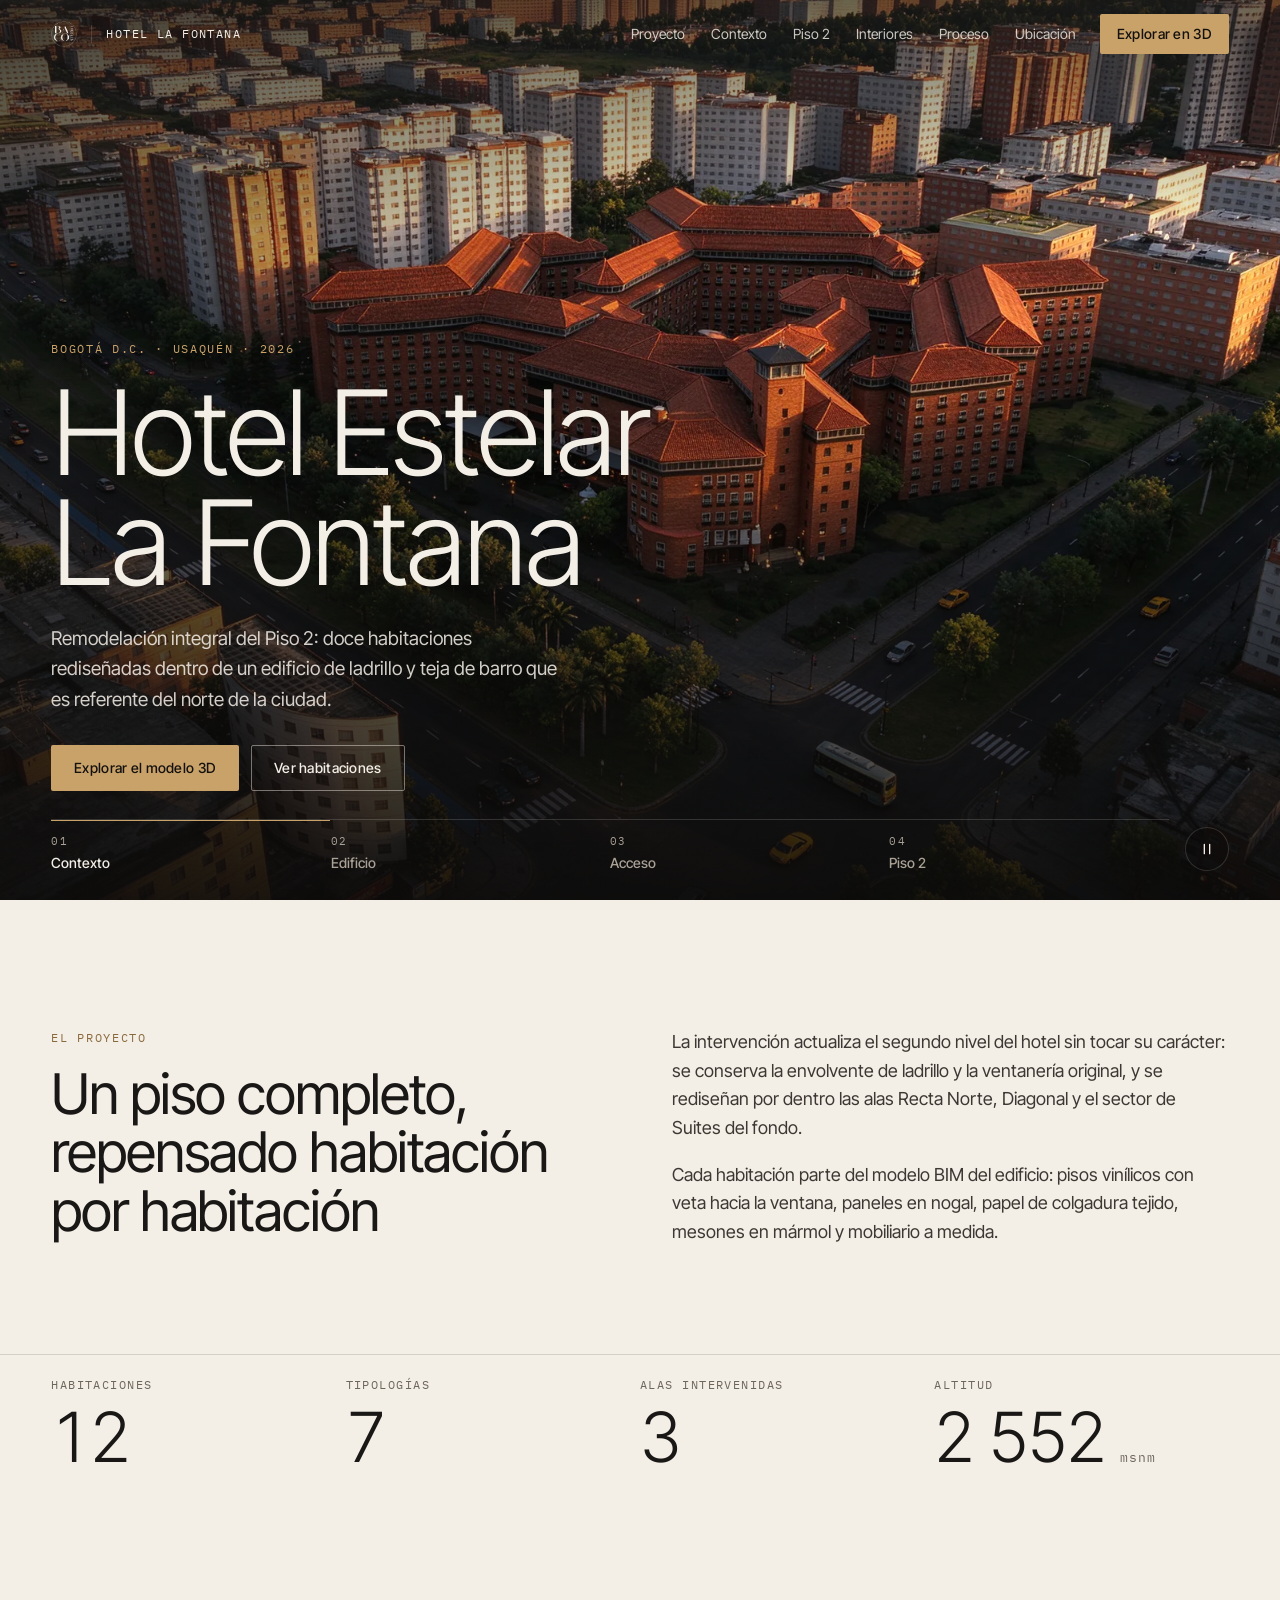
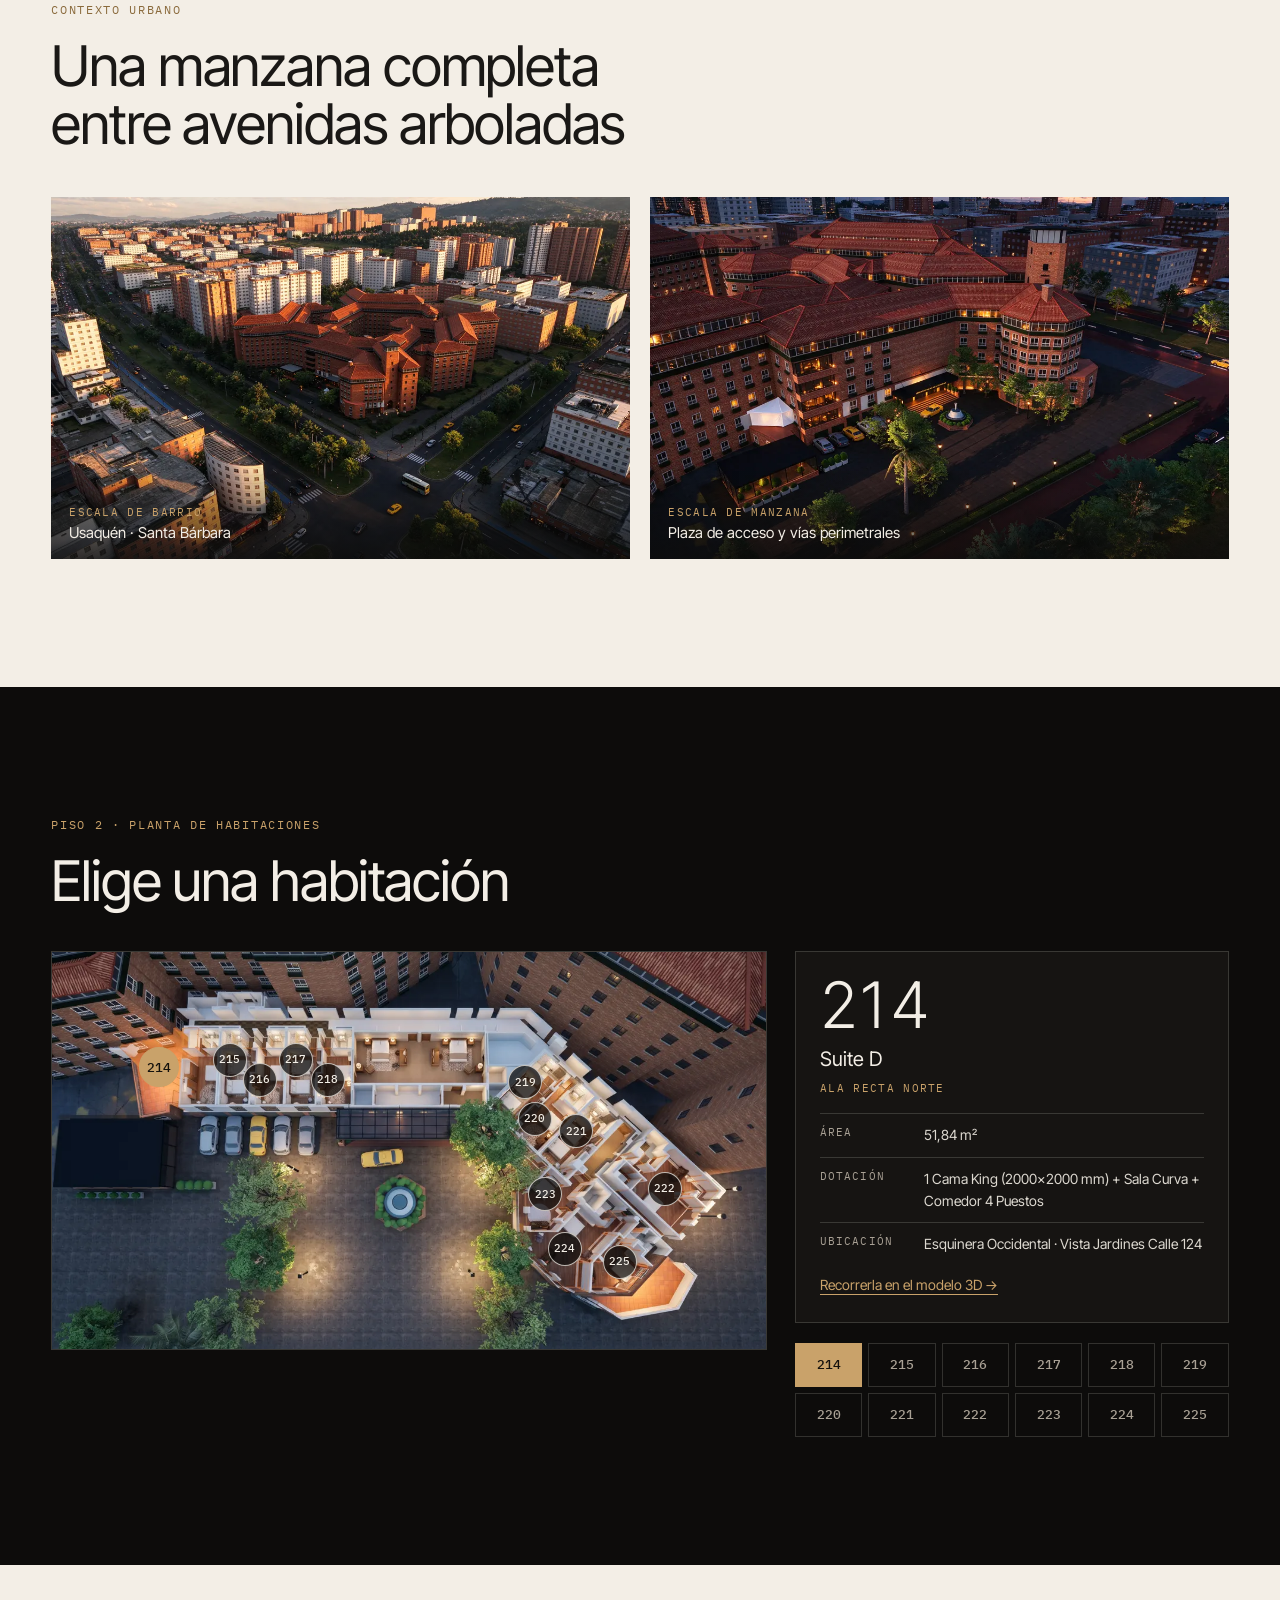
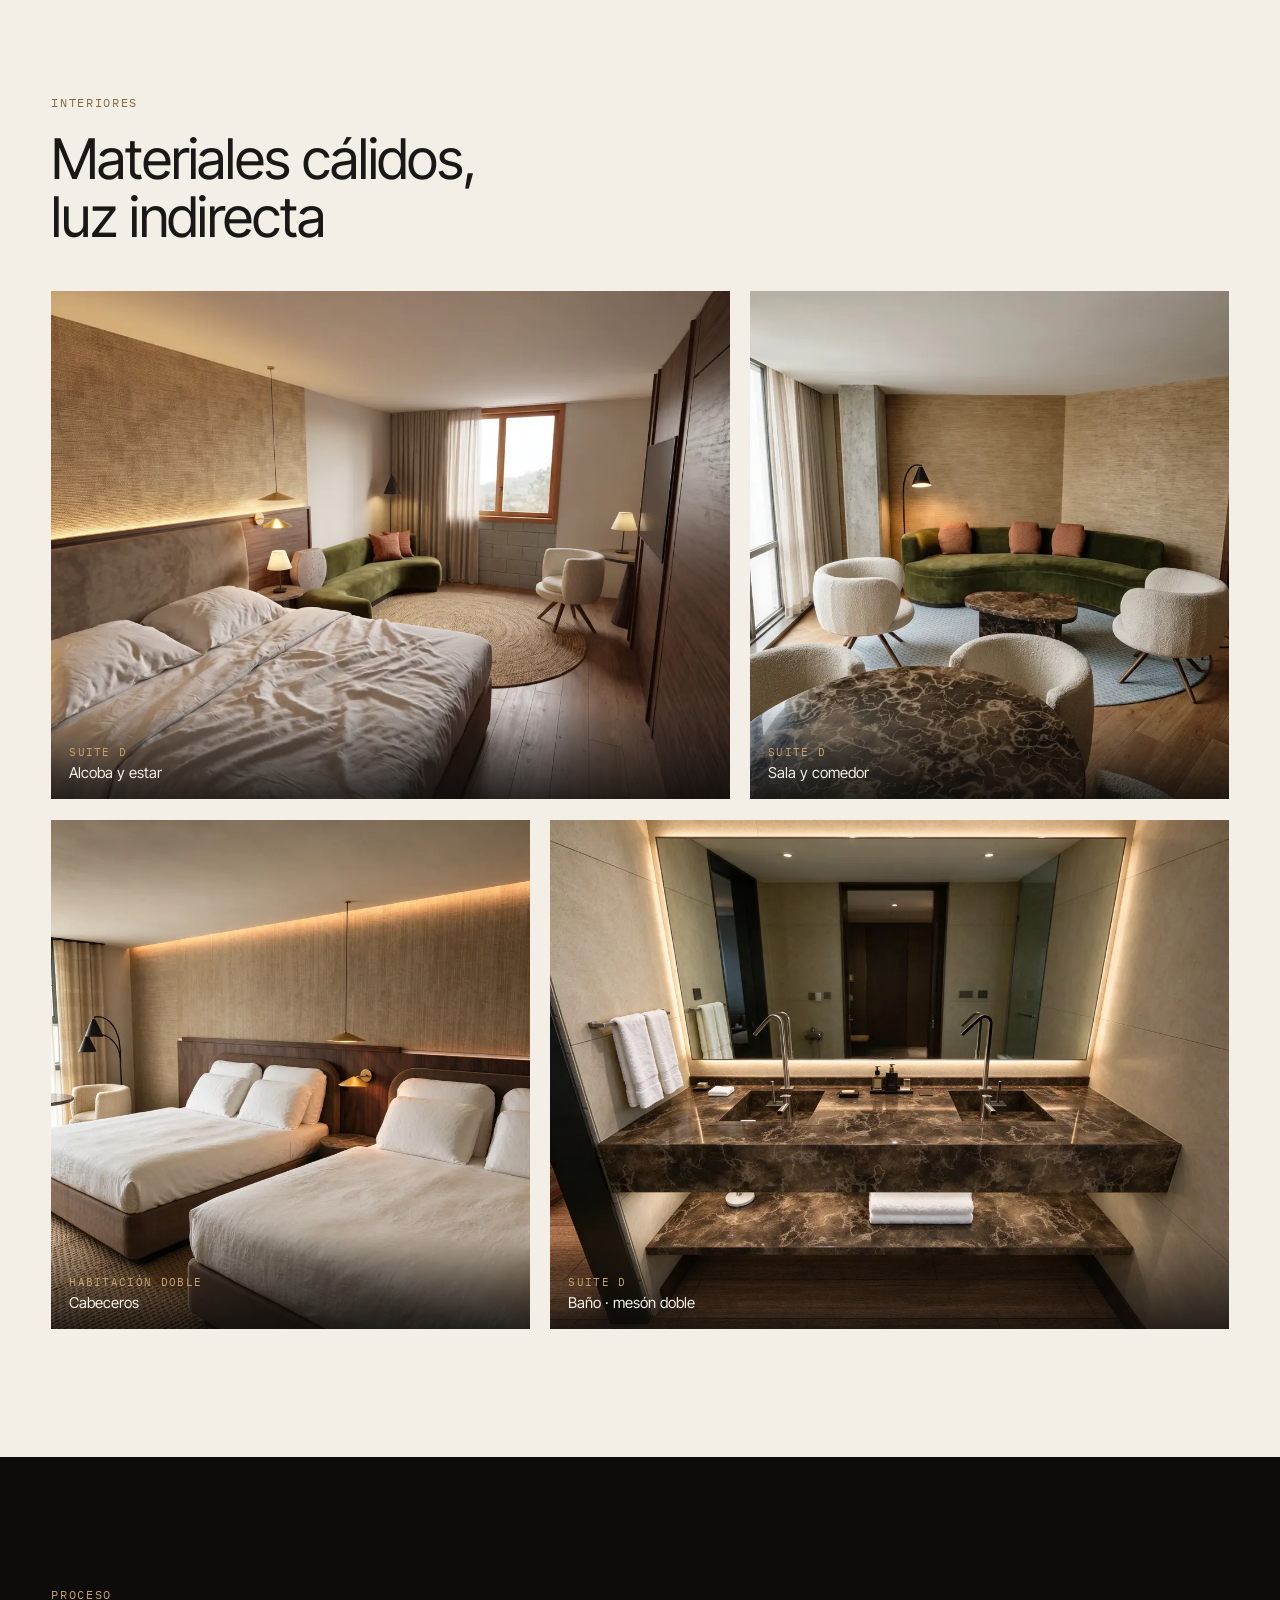
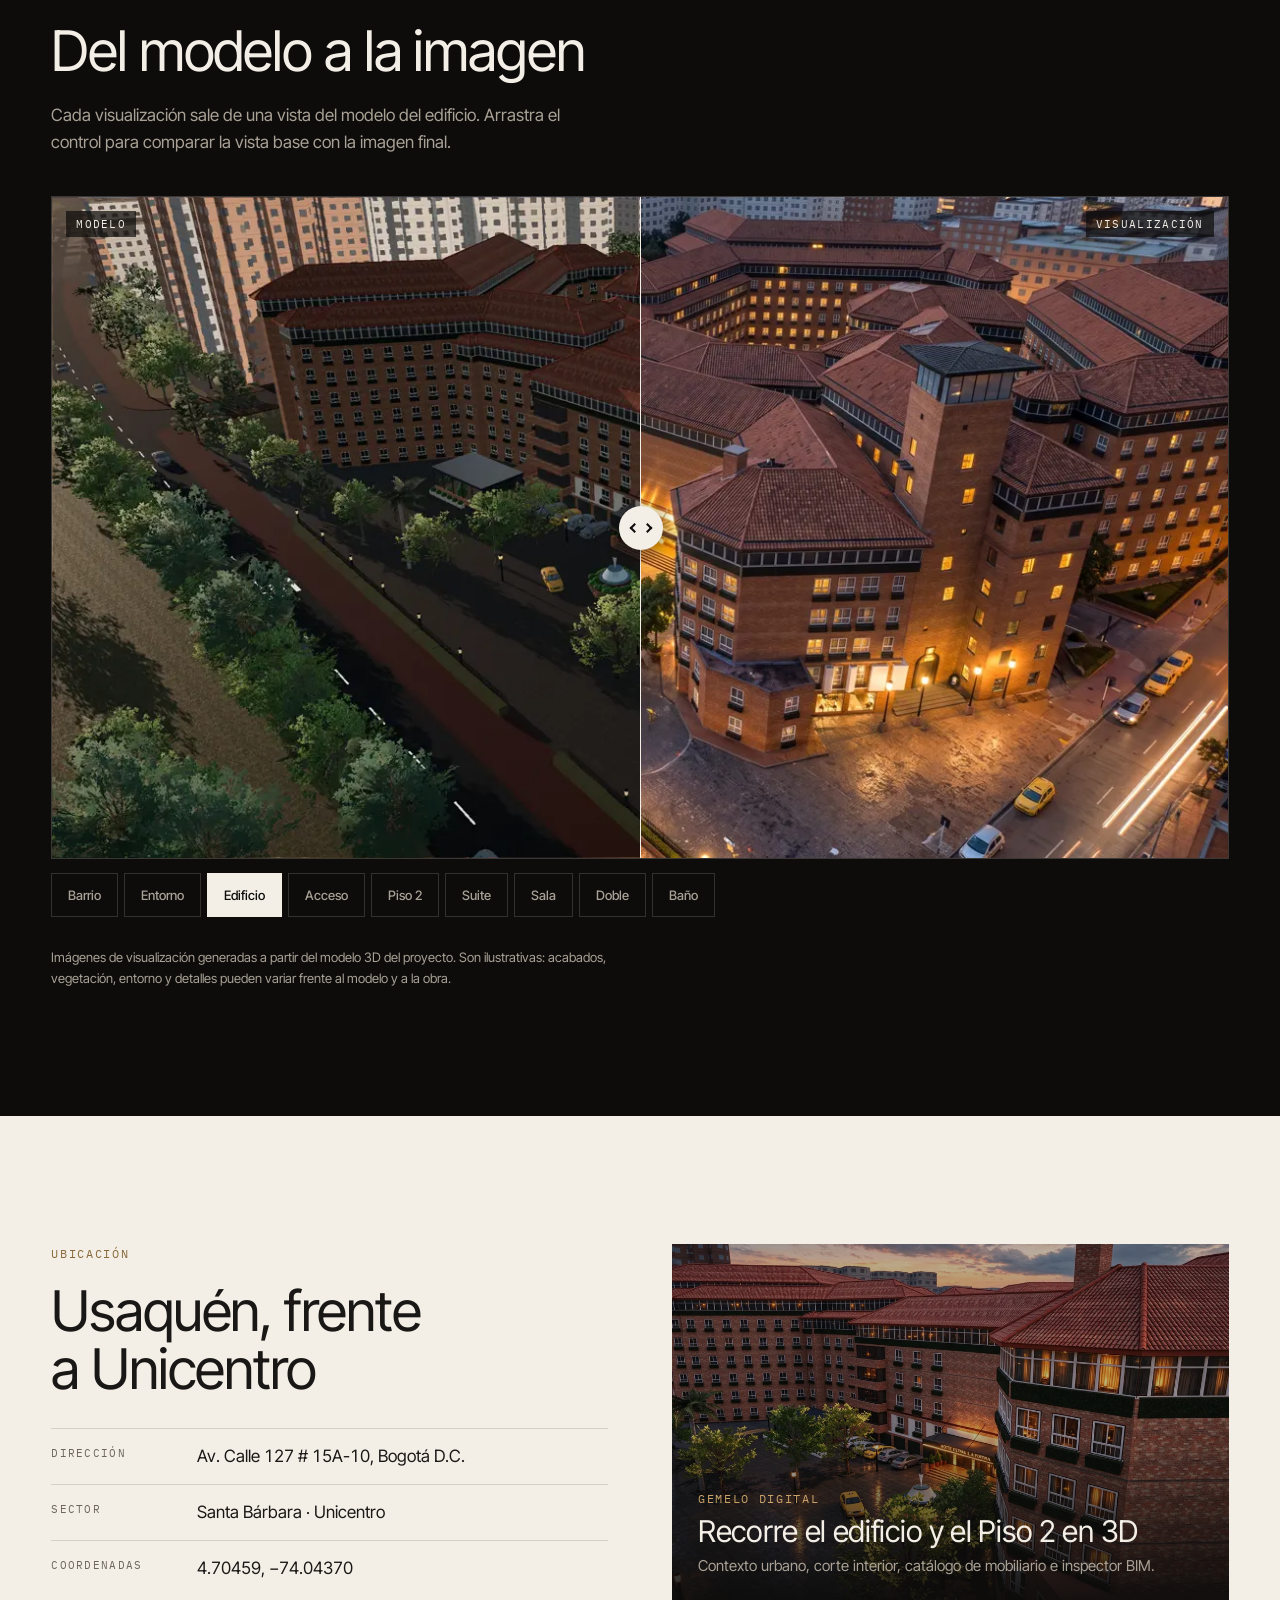
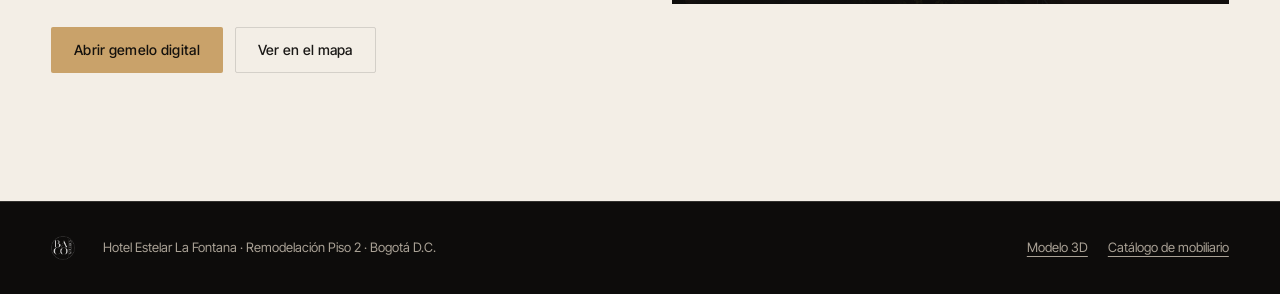
<file: index.html>
<!doctype html>
<html lang="es">
  <head>
    <meta charset="UTF-8" />
    <meta name="viewport" content="width=device-width, initial-scale=1.0, viewport-fit=cover" />
    <title>Hotel Estelar La Fontana · Remodelación Piso 2 · BACO STUDIO</title>
    <meta name="description" content="Remodelación integral del Piso 2 del Hotel Estelar La Fontana (Bogotá). Visualización arquitectónica, 12 habitaciones y gemelo digital 3D por BACO STUDIO." />
    <meta name="theme-color" content="#0d0c0b" />
    <meta property="og:title" content="Hotel Estelar La Fontana · Remodelación Piso 2" />
    <meta property="og:description" content="Visualización arquitectónica y gemelo digital 3D del Piso 2 · BACO STUDIO" />
    <meta property="og:image" content="./assets/hf/aerial-1200.webp" />

    <link rel="icon" type="image/png" href="./assets/branding/logo-baco.png" />
    <link rel="preconnect" href="https://fonts.googleapis.com" />
    <link rel="preconnect" href="https://fonts.gstatic.com" crossorigin />
    <link href="https://fonts.googleapis.com/css2?family=IBM+Plex+Mono:wght@400;500&family=Inter+Tight:wght@300;400;500;600&display=swap" rel="stylesheet" />
    <link rel="stylesheet" href="./src/landing/landing.css" />
  </head>
  <body>
    <a class="skip" href="#proyecto">Saltar al contenido</a>

    <header class="nav" id="nav">
      <a class="nav-brand" href="#top" aria-label="Inicio">
        <img src="./assets/branding/logo-baco.png" alt="BACO STUDIO" height="26" />
        <span class="nav-sep" aria-hidden="true"></span>
        <span class="nav-project">Hotel La Fontana</span>
      </a>
      <nav class="nav-links" aria-label="Secciones">
        <a href="#proyecto">Proyecto</a>
        <a href="#contexto">Contexto</a>
        <a href="#piso2">Piso 2</a>
        <a href="#interiores">Interiores</a>
        <a href="#proceso">Proceso</a>
        <a href="#ubicacion">Ubicación</a>
      </nav>
      <a class="btn btn-solid nav-cta" href="./masterplan.html">Explorar en 3D</a>
    </header>

    <main id="top">
      <!-- ───────────── HERO ───────────── -->
      <section class="hero" aria-label="Presentación">
        <div class="stage" id="stage">
          <figure class="scene is-active" data-scene="contexto">
            <img
              src="./assets/hf/barrio-1200.webp"
              srcset="./assets/hf/barrio-1200.webp 1200w, ./assets/hf/barrio.webp 2400w"
              sizes="100vw" width="2400" height="1350" fetchpriority="high"
              alt="El hotel en su contexto urbano: avenidas arboladas, edificios residenciales de Usaquén y los cerros orientales al fondo" />
          </figure>
          <figure class="scene" data-scene="aerea">
            <img
              src="./assets/hf/aerial-1200.webp"
              srcset="./assets/hf/aerial-1200.webp 1200w, ./assets/hf/aerial.webp 2400w"
              sizes="100vw" width="2400" height="1340" fetchpriority="low" loading="lazy"
              alt="Vista aérea del Hotel Estelar La Fontana al anochecer: volúmenes de ladrillo, cubiertas de teja de barro, torre y plaza de acceso iluminada" />
          </figure>
          <figure class="scene" data-scene="acceso">
            <img
              src="./assets/hf/plaza-1200.webp"
              srcset="./assets/hf/plaza-1200.webp 1200w, ./assets/hf/plaza.webp 2400w"
              sizes="100vw" width="2400" height="1340" fetchpriority="low" loading="lazy"
              alt="Plaza de acceso del hotel al atardecer, con la fuente, la marquesina de entrada y las fachadas de ladrillo" />
          </figure>
          <figure class="scene" data-scene="corte">
            <img
              src="./assets/hf/cut-1200.webp"
              srcset="./assets/hf/cut-1200.webp 1200w, ./assets/hf/cut.webp 2400w"
              sizes="100vw" width="2400" height="1340" fetchpriority="low" loading="lazy"
              alt="Corte horizontal del Piso 2 visto desde arriba, con las habitaciones amobladas sobre la plaza de acceso" />
          </figure>
          <div class="stage-shade" aria-hidden="true"></div>
        </div>

        <div class="hero-body">
          <p class="eyebrow">Bogotá D.C. · Usaquén · 2026</p>
          <h1>Hotel Estelar<br />La Fontana</h1>
          <p class="hero-lede">Remodelación integral del Piso 2: doce habitaciones rediseñadas dentro de un edificio de ladrillo y teja de barro que es referente del norte de la ciudad.</p>
          <div class="hero-actions">
            <a class="btn btn-solid" href="./masterplan.html">Explorar el modelo 3D</a>
            <a class="btn btn-ghost" href="#piso2">Ver habitaciones</a>
          </div>
        </div>

        <div class="hero-foot">
          <div class="tabs" role="tablist" aria-label="Vistas del proyecto">
            <button class="tab is-active" role="tab" aria-selected="true" data-go="contexto"><span>01</span>Contexto</button>
            <button class="tab" role="tab" aria-selected="false" data-go="aerea"><span>02</span>Edificio</button>
            <button class="tab" role="tab" aria-selected="false" data-go="acceso"><span>03</span>Acceso</button>
            <button class="tab" role="tab" aria-selected="false" data-go="corte"><span>04</span>Piso 2</button>
          </div>
          <button class="pause" id="pause" type="button" aria-pressed="false" aria-label="Pausar la animación">
            <svg viewBox="0 0 24 24" aria-hidden="true"><path class="i-pause" d="M8 5v14M16 5v14" /><path class="i-play" d="M8 5l11 7-11 7z" /></svg>
          </button>
        </div>
      </section>

      <!-- ───────────── PROYECTO ───────────── -->
      <section class="section" id="proyecto">
        <div class="wrap grid-2">
          <div>
            <p class="eyebrow">El proyecto</p>
            <h2>Un piso completo, repensado habitación por habitación</h2>
          </div>
          <div class="prose">
            <p>La intervención actualiza el segundo nivel del hotel sin tocar su carácter: se conserva la envolvente de ladrillo y la ventanería original, y se rediseñan por dentro las alas Recta Norte, Diagonal y el sector de Suites del fondo.</p>
            <p>Cada habitación parte del modelo BIM del edificio: pisos vinílicos con veta hacia la ventana, paneles en nogal, papel de colgadura tejido, mesones en mármol y mobiliario a medida.</p>
          </div>
        </div>
        <dl class="wrap stats">
          <div><dt>Habitaciones</dt><dd>12</dd></div>
          <div><dt>Tipologías</dt><dd>7</dd></div>
          <div><dt>Alas intervenidas</dt><dd>3</dd></div>
          <div><dt>Altitud</dt><dd>2 552 <small>msnm</small></dd></div>
        </dl>
      </section>

      <!-- ───────────── CONTEXTO ───────────── -->
      <section class="section section-flush" id="contexto">
        <div class="wrap">
          <p class="eyebrow">Contexto urbano</p>
          <h2>Una manzana completa entre avenidas arboladas</h2>
          <div class="context">
            <figure class="g-item">
              <img src="./assets/hf/barrio-1200.webp" srcset="./assets/hf/barrio-1200.webp 1200w, ./assets/hf/barrio.webp 2400w" sizes="(min-width: 900px) 50vw, 100vw" width="2400" height="1350" loading="lazy" alt="Vista aérea del barrio con el hotel en el centro, rodeado de edificios residenciales y separadores verdes" />
              <figcaption><span>Escala de barrio</span>Usaquén · Santa Bárbara</figcaption>
            </figure>
            <figure class="g-item">
              <img src="./assets/hf/entorno-1200.webp" srcset="./assets/hf/entorno-1200.webp 1200w, ./assets/hf/entorno.webp 2400w" sizes="(min-width: 900px) 50vw, 100vw" width="2400" height="1350" loading="lazy" alt="El hotel al anochecer con su plaza de acceso, el cerramiento vegetal y las vías que lo rodean" />
              <figcaption><span>Escala de manzana</span>Plaza de acceso y vías perimetrales</figcaption>
            </figure>
          </div>
        </div>
      </section>

      <!-- ───────────── PISO 2 ───────────── -->
      <section class="section section-dark" id="piso2">
        <div class="wrap">
          <p class="eyebrow">Piso 2 · Planta de habitaciones</p>
          <h2>Elige una habitación</h2>
          <div class="plan">
            <div class="plan-view">
              <div class="plan-canvas" id="plan-canvas">
                <img src="./assets/hf/cut-1200.webp" srcset="./assets/hf/cut-1200.webp 1200w, ./assets/hf/cut.webp 2400w"
                  sizes="(min-width: 1000px) 62vw, 100vw" width="2400" height="1340" loading="lazy"
                  alt="Planta en corte del Piso 2 con las doce habitaciones" />
                <!-- los marcadores se insertan desde landing.js -->
              </div>
              <p class="plan-hint">Desliza la planta para recorrerla · toca un número</p>
            </div>
            <aside class="plan-panel" id="plan-panel" aria-live="polite">
              <div class="room-card" id="room-card"></div>
              <ul class="room-list" id="room-list" aria-label="Habitaciones del Piso 2"></ul>
            </aside>
          </div>
        </div>
      </section>

      <!-- ───────────── INTERIORES ───────────── -->
      <section class="section" id="interiores">
        <div class="wrap">
          <p class="eyebrow">Interiores</p>
          <h2>Materiales cálidos, luz indirecta</h2>
          <div class="gallery">
            <figure class="g-item g-wide">
              <img src="./assets/hf/suite-1200.webp" srcset="./assets/hf/suite-1200.webp 1200w, ./assets/hf/suite.webp 2400w" sizes="(min-width: 900px) 60vw, 100vw" width="2400" height="1792" loading="lazy" alt="Suite D: cama king, panel de nogal, sofá curvo verde oliva y tapete circular de fibra" />
              <figcaption><span>Suite D</span>Alcoba y estar</figcaption>
            </figure>
            <figure class="g-item">
              <img src="./assets/hf/sala-1200.webp" width="1200" height="896" loading="lazy" alt="Sala de la Suite D con sofá curvo, poltronas en bouclé y mesas de mármol emperador" />
              <figcaption><span>Suite D</span>Sala y comedor</figcaption>
            </figure>
            <figure class="g-item">
              <img src="./assets/hf/doble-1200.webp" srcset="./assets/hf/doble-1200.webp 1200w, ./assets/hf/doble.webp 2400w" sizes="(min-width: 900px) 40vw, 100vw" width="2400" height="1792" loading="lazy" alt="Habitación doble con dos camas, cabecero continuo en nogal y luz de cornisa" />
              <figcaption><span>Habitación doble</span>Cabeceros</figcaption>
            </figure>
            <figure class="g-item g-wide">
              <img src="./assets/hf/bano-1200.webp" srcset="./assets/hf/bano-1200.webp 1200w, ./assets/hf/bano.webp 2400w" sizes="(min-width: 900px) 60vw, 100vw" width="2400" height="1792" loading="lazy" alt="Baño con mesón doble flotante en mármol y espejo retroiluminado" />
              <figcaption><span>Suite D</span>Baño · mesón doble</figcaption>
            </figure>
          </div>
        </div>
      </section>

      <!-- ───────────── PROCESO ───────────── -->
      <section class="section section-dark" id="proceso">
        <div class="wrap">
          <p class="eyebrow">Proceso</p>
          <h2>Del modelo a la imagen</h2>
          <p class="section-lede">Cada visualización sale de una vista del modelo del edificio. Arrastra el control para comparar la vista base con la imagen final.</p>

          <div class="compare" id="compare">
            <div class="compare-frame" id="compare-frame">
              <img class="compare-img" id="cmp-after" src="./assets/hf/aerial-1200.webp" width="1200" height="670" loading="lazy" alt="Imagen final" />
              <img class="compare-img compare-before" id="cmp-before" src="./assets/hf/aerial-base.webp" width="1200" height="675" loading="lazy" alt="Vista base del modelo" />
              <span class="compare-tag tag-before">Modelo</span>
              <span class="compare-tag tag-after">Visualización</span>
              <span class="compare-line" aria-hidden="true"><i></i></span>
              <label class="sr-only" for="cmp-range">Comparar vista del modelo con la visualización</label>
              <input class="compare-range" id="cmp-range" type="range" min="0" max="100" value="50" step="0.5" />
            </div>
            <div class="compare-thumbs" role="group" aria-label="Elegir imagen a comparar">
              <button type="button" data-k="barrio" data-r="16/9">Barrio</button>
              <button type="button" data-k="entorno" data-r="16/9">Entorno</button>
              <button class="is-active" type="button" data-k="aerial" data-r="16/9">Edificio</button>
              <button type="button" data-k="plaza" data-r="16/9">Acceso</button>
              <button type="button" data-k="cut" data-r="16/9">Piso 2</button>
              <button type="button" data-k="suite" data-r="4/3">Suite</button>
              <button type="button" data-k="sala" data-r="4/3">Sala</button>
              <button type="button" data-k="doble" data-r="4/3">Doble</button>
              <button type="button" data-k="bano" data-r="4/3">Baño</button>
            </div>
          </div>
          <p class="note">Imágenes de visualización generadas a partir del modelo 3D del proyecto. Son ilustrativas: acabados, vegetación, entorno y detalles pueden variar frente al modelo y a la obra.</p>
        </div>
      </section>

      <!-- ───────────── UBICACIÓN ───────────── -->
      <section class="section" id="ubicacion">
        <div class="wrap grid-2">
          <div>
            <p class="eyebrow">Ubicación</p>
            <h2>Usaquén, frente a Unicentro</h2>
            <dl class="facts">
              <div><dt>Dirección</dt><dd>Av. Calle 127 # 15A-10, Bogotá D.C.</dd></div>
              <div><dt>Sector</dt><dd>Santa Bárbara · Unicentro</dd></div>
              <div><dt>Coordenadas</dt><dd>4.70459, −74.04370</dd></div>
            </dl>
            <div class="hero-actions">
              <a class="btn btn-solid" href="./masterplan.html">Abrir gemelo digital</a>
              <a class="btn btn-ghost btn-on-light" href="https://www.openstreetmap.org/?mlat=4.704585&mlon=-74.043696#map=17/4.704585/-74.043696" target="_blank" rel="noopener">Ver en el mapa</a>
            </div>
          </div>
          <a class="cta-card" href="./masterplan.html">
            <img src="./assets/hf/plaza-1200.webp" width="1200" height="670" loading="lazy" alt="" />
            <span class="cta-card-body">
              <span class="eyebrow">Gemelo digital</span>
              <strong>Recorre el edificio y el Piso 2 en 3D</strong>
              <span>Contexto urbano, corte interior, catálogo de mobiliario e inspector BIM.</span>
            </span>
          </a>
        </div>
      </section>
    </main>

    <footer class="footer">
      <div class="wrap footer-in">
        <img src="./assets/branding/logo-baco.png" alt="BACO STUDIO" height="24" loading="lazy" />
        <p>Hotel Estelar La Fontana · Remodelación Piso 2 · Bogotá D.C.</p>
        <nav aria-label="Enlaces">
          <a href="./masterplan.html">Modelo 3D</a>
          <a href="./catalogo.html">Catálogo de mobiliario</a>
        </nav>
      </div>
    </footer>

    <script type="module" src="./src/landing/landing.js"></script>
  </body>
</html>
</file>
<file: src/landing/landing.css>
/* Portada cinematográfica · Hotel Estelar La Fontana */
:root {
  --ink: #0d0c0b;
  --ink-2: #161412;
  --ink-3: #221f1c;
  --paper: #f3eee6;
  --paper-2: #e8e1d6;
  --text: #1a1816;
  --muted: #6d665d;
  --on-dark: #f3eee6;
  --on-dark-muted: #a9a195;
  --line: rgba(26, 24, 22, 0.14);
  --line-dark: rgba(243, 238, 230, 0.16);
  --brass: #c9a26a;
  --brass-deep: #8a6a3c;
  --sans: 'Inter Tight', system-ui, -apple-system, 'Segoe UI', sans-serif;
  --mono: 'IBM Plex Mono', ui-monospace, 'SFMono-Regular', Consolas, monospace;
  --gutter: clamp(16px, 4vw, 56px);
  --ease: cubic-bezier(0.22, 0.61, 0.36, 1);
}

*, *::before, *::after { box-sizing: border-box; }
html { scroll-behavior: smooth; -webkit-text-size-adjust: 100%; }
body {
  margin: 0;
  background: var(--paper);
  color: var(--text);
  font-family: var(--sans);
  font-size: 17px;
  line-height: 1.6;
  -webkit-font-smoothing: antialiased;
}
img { display: block; max-width: 100%; height: auto; }
a { color: inherit; }
h1, h2 { font-weight: 400; letter-spacing: -0.02em; line-height: 1.04; margin: 0; text-wrap: balance; }
h2 { font-size: clamp(30px, 4.4vw, 56px); max-width: 18ch; }
p { margin: 0 0 1em; }
:focus-visible { outline: 2px solid var(--brass); outline-offset: 3px; }

.sr-only { position: absolute; width: 1px; height: 1px; overflow: hidden; clip-path: inset(50%); white-space: nowrap; }
.skip { position: absolute; left: 12px; top: -60px; z-index: 100; background: var(--paper); color: var(--text); padding: 10px 14px; border-radius: 4px; }
.skip:focus { top: 12px; }

.wrap { width: 100%; max-width: 1320px; margin-inline: auto; padding-inline: var(--gutter); }
.eyebrow {
  font-family: var(--mono); font-size: 12px; letter-spacing: 0.14em; text-transform: uppercase;
  color: var(--brass-deep); margin: 0 0 18px;
}
.section-dark .eyebrow, .hero .eyebrow, .cta-card .eyebrow { color: var(--brass); }

/* ── Botones ── */
.btn {
  display: inline-flex; align-items: center; justify-content: center; min-height: 46px; padding: 0 22px;
  font: 500 14px/1 var(--sans); letter-spacing: 0.02em; text-decoration: none; border-radius: 2px;
  border: 1px solid transparent; transition: background 0.2s, color 0.2s, border-color 0.2s; white-space: nowrap;
}
.btn-solid { background: var(--brass); color: #14110d; }
.btn-solid:hover { background: #dcb780; }
.btn-ghost { border-color: rgba(243, 238, 230, 0.45); color: var(--on-dark); }
.btn-ghost:hover { border-color: var(--on-dark); background: rgba(243, 238, 230, 0.08); }
.btn-on-light { border-color: var(--line); color: var(--text); }
.btn-on-light:hover { border-color: var(--text); background: transparent; }

/* ── Navegación ── */
.nav {
  position: fixed; inset: 0 0 auto 0; z-index: 50; display: flex; align-items: center; gap: 24px;
  padding: 14px var(--gutter); color: var(--on-dark);
  transition: background 0.3s, backdrop-filter 0.3s, border-color 0.3s; border-bottom: 1px solid transparent;
}
.nav.is-solid { background: rgba(13, 12, 11, 0.82); backdrop-filter: blur(14px); -webkit-backdrop-filter: blur(14px); border-bottom-color: var(--line-dark); }
.nav-brand { display: flex; align-items: center; gap: 14px; text-decoration: none; min-width: 0; }
.nav-brand img { height: 26px; width: auto; filter: brightness(0) invert(1); }
.nav-sep { width: 1px; height: 18px; background: var(--line-dark); }
.nav-project { font-family: var(--mono); font-size: 12px; letter-spacing: 0.12em; text-transform: uppercase; white-space: nowrap; }
.nav-links { display: flex; gap: 26px; margin-left: auto; }
.nav-links a { font-size: 14px; text-decoration: none; opacity: 0.82; }
.nav-links a:hover { opacity: 1; }
.nav-cta { min-height: 40px; padding: 0 16px; }
@media (max-width: 900px) {
  .nav-links { display: none; }
  .nav-cta { margin-left: auto; }
}
@media (max-width: 480px) {
  .nav-sep, .nav-project { display: none; }
}

/* ── Hero ── */
.hero {
  position: relative; min-height: 100svh; display: grid; grid-template-rows: 1fr auto; color: var(--on-dark);
  background: var(--ink); overflow: hidden; isolation: isolate;
}
.stage { position: absolute; inset: 0; z-index: -1; }
.scene { position: absolute; inset: 0; margin: 0; opacity: 0; transition: opacity 1.6s var(--ease); }
.scene.is-active { opacity: 1; }
.scene img { width: 100%; height: 100%; object-fit: cover; transform: scale(1.04); will-change: transform; }
.scene.is-active img { animation: drift 14s linear forwards; }
.scene[data-scene='contexto'] img { transform-origin: 54% 46%; }
.scene[data-scene='aerea'] img { transform-origin: 62% 62%; }
.scene[data-scene='acceso'] img { transform-origin: 48% 66%; }
.scene[data-scene='corte'] img { transform-origin: 50% 40%; }
.hero.is-paused .scene img { animation-play-state: paused; }
@keyframes drift { from { transform: scale(1.04); } to { transform: scale(1.2); } }
.stage-shade {
  position: absolute; inset: 0;
  background:
    linear-gradient(180deg, rgba(13, 12, 11, 0.62) 0%, rgba(13, 12, 11, 0) 26%),
    linear-gradient(0deg, rgba(13, 12, 11, 0.92) 0%, rgba(13, 12, 11, 0.5) 34%, rgba(13, 12, 11, 0) 64%),
    linear-gradient(90deg, rgba(13, 12, 11, 0.5) 0%, rgba(13, 12, 11, 0) 58%);
}
.hero-body { align-self: end; padding: 120px var(--gutter) 28px; max-width: 900px; }
.hero h1 { font-size: clamp(46px, 9.2vw, 128px); font-weight: 300; letter-spacing: -0.035em; line-height: 0.94; }
.hero-lede { margin: 26px 0 0; max-width: 46ch; font-size: clamp(16px, 1.5vw, 19px); color: rgba(243, 238, 230, 0.86); }
.hero-actions { display: flex; flex-wrap: wrap; gap: 12px; margin-top: 30px; }
.hero-foot {
  display: flex; align-items: center; gap: 16px; padding: 0 var(--gutter) max(22px, env(safe-area-inset-bottom));
}
.tabs { display: flex; flex: 1; gap: 0; border-top: 1px solid var(--line-dark); min-width: 0; }
.tab {
  position: relative; flex: 1; min-width: 0; appearance: none; background: none; border: 0; color: var(--on-dark-muted);
  font: 500 14px/1.2 var(--sans); text-align: left; padding: 16px 12px 6px 0; cursor: pointer; white-space: nowrap;
  overflow: hidden; text-overflow: ellipsis; transition: color 0.2s;
}
@media (max-width: 480px) { .tab { font-size: 13px; padding-right: 6px; } }
.tab span { display: block; font: 400 11px/1 var(--mono); letter-spacing: 0.12em; margin-bottom: 8px; color: var(--on-dark-muted); }
.tab::before {
  content: ''; position: absolute; left: 0; top: -1px; height: 2px; width: 100%; background: var(--brass);
  transform: scaleX(0); transform-origin: left;
}
.tab:hover, .tab.is-active { color: var(--on-dark); }
.tab.is-active::before { animation: fill var(--dwell, 9s) linear forwards; }
.hero.is-paused .tab.is-active::before { animation: none; transform: scaleX(1); }
@keyframes fill { to { transform: scaleX(1); } }
.pause {
  flex: none; width: 44px; height: 44px; border-radius: 50%; border: 1px solid var(--line-dark); background: rgba(13, 12, 11, 0.4);
  color: var(--on-dark); cursor: pointer; display: grid; place-items: center;
}
.pause svg { width: 16px; height: 16px; fill: none; stroke: currentColor; stroke-width: 2; stroke-linecap: round; }
.pause .i-play { display: none; fill: currentColor; stroke: none; }
.pause[aria-pressed='true'] .i-pause { display: none; }
.pause[aria-pressed='true'] .i-play { display: block; }

/* ── Secciones ── */
.section { padding: clamp(96px, 10vw, 150px) 0 clamp(72px, 10vw, 150px); }
.section-dark { background: var(--ink); color: var(--on-dark); }
.section-lede { max-width: 56ch; color: var(--on-dark-muted); margin-top: 22px; }
.grid-2 { display: grid; gap: clamp(28px, 5vw, 80px); grid-template-columns: repeat(auto-fit, minmax(min(100%, 380px), 1fr)); align-items: start; }
.prose { color: #3d3833; font-size: clamp(17px, 1.4vw, 20px); max-width: 56ch; }

.stats { display: grid; grid-template-columns: repeat(auto-fit, minmax(150px, 1fr)); margin-top: clamp(48px, 7vw, 96px); margin-bottom: 0; border-top: 1px solid var(--line); }
.stats > div { padding: 22px 16px 0 0; }
.stats dt { font: 400 12px/1.3 var(--mono); letter-spacing: 0.12em; text-transform: uppercase; color: var(--muted); }
.stats dd { margin: 10px 0 0; font-size: clamp(40px, 5.4vw, 72px); font-weight: 300; letter-spacing: -0.03em; line-height: 1; font-variant-numeric: tabular-nums; }
.stats small { font: 400 13px var(--mono); letter-spacing: 0.08em; color: var(--muted); }

/* ── Contexto urbano ── */
.section-flush { padding-top: 0; scroll-margin-top: 104px; }
.context { display: grid; grid-template-columns: repeat(auto-fit, minmax(min(100%, 420px), 1fr)); gap: clamp(10px, 1.6vw, 22px); margin-top: 44px; }
.context .g-item { grid-column: auto; }
.context .g-item img { aspect-ratio: 16 / 10; }

/* ── Planta Piso 2 ── */
.plan { display: grid; gap: 28px; margin-top: 40px; grid-template-columns: minmax(0, 1.65fr) minmax(280px, 1fr); align-items: start; }
.plan-view { min-width: 0; }
.plan-canvas { position: relative; aspect-ratio: 2400 / 1340; border: 1px solid var(--line-dark); background: var(--ink-2); overflow: hidden; }
.plan-canvas img { width: 100%; height: 100%; object-fit: cover; }
.plan-hint { display: none; margin: 10px 0 0; font: 400 11px var(--mono); letter-spacing: 0.1em; text-transform: uppercase; color: var(--on-dark-muted); }
.pin {
  position: absolute; transform: translate(-50%, -50%); width: 34px; height: 34px; border-radius: 50%;
  border: 1px solid rgba(243, 238, 230, 0.75); background: rgba(13, 12, 11, 0.72); color: var(--on-dark);
  font: 500 11px/1 var(--mono); cursor: pointer; display: grid; place-items: center; padding: 0;
  transition: background 0.2s, color 0.2s, border-color 0.2s, transform 0.2s;
}
.pin::after { content: ''; position: absolute; inset: -7px; border-radius: 50%; }
.pin:hover { background: rgba(13, 12, 11, 0.95); transform: translate(-50%, -50%) scale(1.1); }
.pin.is-active { background: var(--brass); border-color: var(--brass); color: #14110d; transform: translate(-50%, -50%) scale(1.18); }

.plan-panel { display: grid; gap: 20px; min-width: 0; }
.room-card { border: 1px solid var(--line-dark); background: var(--ink-2); padding: 24px; min-height: 250px; }
.room-card .num { font: 300 64px/0.9 var(--sans); letter-spacing: -0.04em; font-variant-numeric: tabular-nums; }
.room-card .typ { margin-top: 10px; font-size: 20px; }
.room-card .wing { font: 400 11px var(--mono); letter-spacing: 0.12em; text-transform: uppercase; color: var(--brass); margin-top: 6px; }
.room-card dl { margin: 18px 0 0; display: grid; gap: 10px; }
.room-card dl div { display: grid; grid-template-columns: 92px 1fr; gap: 12px; font-size: 14px; border-top: 1px solid var(--line-dark); padding-top: 10px; }
.room-card dt { font: 400 11px/1.6 var(--mono); letter-spacing: 0.1em; text-transform: uppercase; color: var(--on-dark-muted); }
.room-card dd { margin: 0; color: rgba(243, 238, 230, 0.9); }
.room-card a { display: inline-block; margin-top: 18px; font-size: 14px; color: var(--brass); text-underline-offset: 4px; }
.room-list { list-style: none; margin: 0; padding: 0; display: grid; grid-template-columns: repeat(auto-fill, minmax(64px, 1fr)); gap: 6px; }
.room-list button {
  width: 100%; min-height: 44px; background: none; border: 1px solid var(--line-dark); color: var(--on-dark-muted);
  font: 500 13px var(--mono); cursor: pointer; transition: all 0.2s;
}
.room-list button:hover { color: var(--on-dark); border-color: var(--on-dark-muted); }
.room-list button.is-active { background: var(--brass); border-color: var(--brass); color: #14110d; }
@media (max-width: 1000px) {
  .plan { grid-template-columns: 1fr; }
}
@media (max-width: 700px) {
  /* en celular la planta se recorre en horizontal para que los marcadores sigan siendo tocables */
  .plan-view { overflow-x: auto; margin-inline: calc(var(--gutter) * -1); padding-inline: var(--gutter); scrollbar-width: thin; }
  .plan-canvas { width: 760px; }
  .plan-hint { display: block; position: sticky; left: 0; }
}

/* ── Galería ── */
.gallery { display: grid; grid-template-columns: repeat(12, 1fr); gap: clamp(10px, 1.6vw, 22px); margin-top: 44px; }
.g-item { margin: 0; grid-column: span 5; position: relative; overflow: hidden; background: var(--paper-2); }
.g-item.g-wide { grid-column: span 7; }
.g-item img { width: 100%; height: 100%; aspect-ratio: 4 / 3; object-fit: cover; transition: transform 1.2s var(--ease); }
.g-item:hover img { transform: scale(1.035); }
.g-item figcaption {
  position: absolute; inset: auto 0 0 0; padding: 40px 18px 14px; color: var(--on-dark); font-size: 15px;
  background: linear-gradient(0deg, rgba(13, 12, 11, 0.78), rgba(13, 12, 11, 0));
}
.g-item figcaption span { display: block; font: 400 11px var(--mono); letter-spacing: 0.12em; text-transform: uppercase; color: var(--brass); margin-bottom: 2px; }
@media (max-width: 760px) {
  .g-item, .g-item.g-wide { grid-column: 1 / -1; }
}

/* ── Comparador ── */
.compare { margin-top: 40px; }
.compare-frame {
  --pos: 50%;
  position: relative; aspect-ratio: 16 / 9; max-height: 78svh; margin-inline: auto; overflow: hidden;
  border: 1px solid var(--line-dark); background: var(--ink-2); touch-action: pan-y;
}
.compare-img { position: absolute; inset: 0; width: 100%; height: 100%; object-fit: cover; user-select: none; -webkit-user-drag: none; }
.compare-before { clip-path: inset(0 calc(100% - var(--pos)) 0 0); }
.compare-line { position: absolute; top: 0; bottom: 0; left: var(--pos); width: 1px; background: var(--on-dark); pointer-events: none; }
.compare-line i {
  position: absolute; top: 50%; left: 50%; width: 44px; height: 44px; transform: translate(-50%, -50%); border-radius: 50%;
  background: var(--on-dark); box-shadow: 0 4px 18px rgba(0, 0, 0, 0.45);
}
.compare-line i::before, .compare-line i::after {
  content: ''; position: absolute; top: 50%; width: 7px; height: 7px; border: solid var(--ink); border-width: 0 0 2px 2px;
}
.compare-line i::before { left: 12px; transform: translateY(-50%) rotate(45deg); }
.compare-line i::after { right: 12px; transform: translateY(-50%) rotate(-135deg); }
.compare-tag {
  position: absolute; top: 14px; font: 400 11px var(--mono); letter-spacing: 0.12em; text-transform: uppercase;
  padding: 6px 10px; background: rgba(13, 12, 11, 0.7); color: var(--on-dark); pointer-events: none;
}
.tag-before { left: 14px; }
.tag-after { right: 14px; }
/* control nativo: invisible pero operable con ratón, tacto y teclado */
.compare-range { position: absolute; inset: 0; width: 100%; height: 100%; margin: 0; opacity: 0; cursor: ew-resize; appearance: none; -webkit-appearance: none; background: transparent; }
.compare-range::-webkit-slider-thumb { -webkit-appearance: none; appearance: none; width: 48px; height: 100vh; }
.compare-range::-moz-range-thumb { width: 48px; height: 100vh; border: 0; }
.compare-frame:has(.compare-range:focus-visible) { outline: 2px solid var(--brass); outline-offset: 3px; }
.compare-thumbs { display: flex; gap: 6px; margin-top: 14px; overflow-x: auto; padding-bottom: 4px; scrollbar-width: none; }
.compare-thumbs button {
  flex: none; min-height: 44px; padding: 0 16px; background: none; border: 1px solid var(--line-dark); color: var(--on-dark-muted);
  font: 500 13px var(--sans); cursor: pointer; transition: all 0.2s;
}
.compare-thumbs button:hover { color: var(--on-dark); }
.compare-thumbs button.is-active { background: var(--on-dark); border-color: var(--on-dark); color: var(--ink); }
.note { margin: 26px 0 0; max-width: 74ch; font-size: 13px; color: var(--on-dark-muted); }

/* ── Ubicación ── */
.facts { margin: 30px 0 0; display: grid; }
.facts div { display: grid; grid-template-columns: 130px 1fr; gap: 16px; padding: 14px 0; border-top: 1px solid var(--line); }
.facts dt { font: 400 11px/1.9 var(--mono); letter-spacing: 0.12em; text-transform: uppercase; color: var(--muted); }
.facts dd { margin: 0; font-variant-numeric: tabular-nums; }
.cta-card { position: relative; display: block; overflow: hidden; text-decoration: none; color: var(--on-dark); background: var(--ink); min-height: 360px; }
.cta-card img { position: absolute; inset: 0; width: 100%; height: 100%; object-fit: cover; opacity: 0.72; transition: transform 1.2s var(--ease), opacity 0.4s; }
.cta-card:hover img { transform: scale(1.04); opacity: 0.6; }
.cta-card-body { position: absolute; inset: auto 0 0 0; padding: 60px 26px 26px; display: grid; gap: 6px; background: linear-gradient(0deg, rgba(13, 12, 11, 0.92), rgba(13, 12, 11, 0)); }
.cta-card-body .eyebrow { margin: 0; }
.cta-card strong { font-size: clamp(22px, 2.4vw, 30px); font-weight: 400; letter-spacing: -0.01em; line-height: 1.15; }
.cta-card-body > span:last-child { color: var(--on-dark-muted); font-size: 15px; }

/* ── Pie ── */
.footer { background: var(--ink); color: var(--on-dark-muted); padding: 34px 0 max(34px, env(safe-area-inset-bottom)); border-top: 1px solid var(--line-dark); font-size: 13px; }
.footer-in { display: flex; flex-wrap: wrap; align-items: center; gap: 14px 28px; }
.footer img { height: 24px; width: auto; filter: brightness(0) invert(1); opacity: 0.85; }
.footer p { margin: 0; }
.footer nav { display: flex; gap: 20px; margin-left: auto; }
.footer a { text-underline-offset: 4px; }
.footer a:hover { color: var(--on-dark); }

/* ── Aparición al hacer scroll ── */
.reveal { opacity: 0; transform: translateY(18px); transition: opacity 0.9s var(--ease), transform 0.9s var(--ease); }
.reveal.is-in { opacity: 1; transform: none; }

@media (prefers-reduced-motion: reduce) {
  html { scroll-behavior: auto; }
  .scene, .reveal { transition: none; }
  .scene.is-active img, .tab.is-active::before { animation: none; }
  .tab.is-active::before { transform: scaleX(1); }
  .reveal { opacity: 1; transform: none; }
  .g-item img, .cta-card img { transition: none; }
}
</file>
